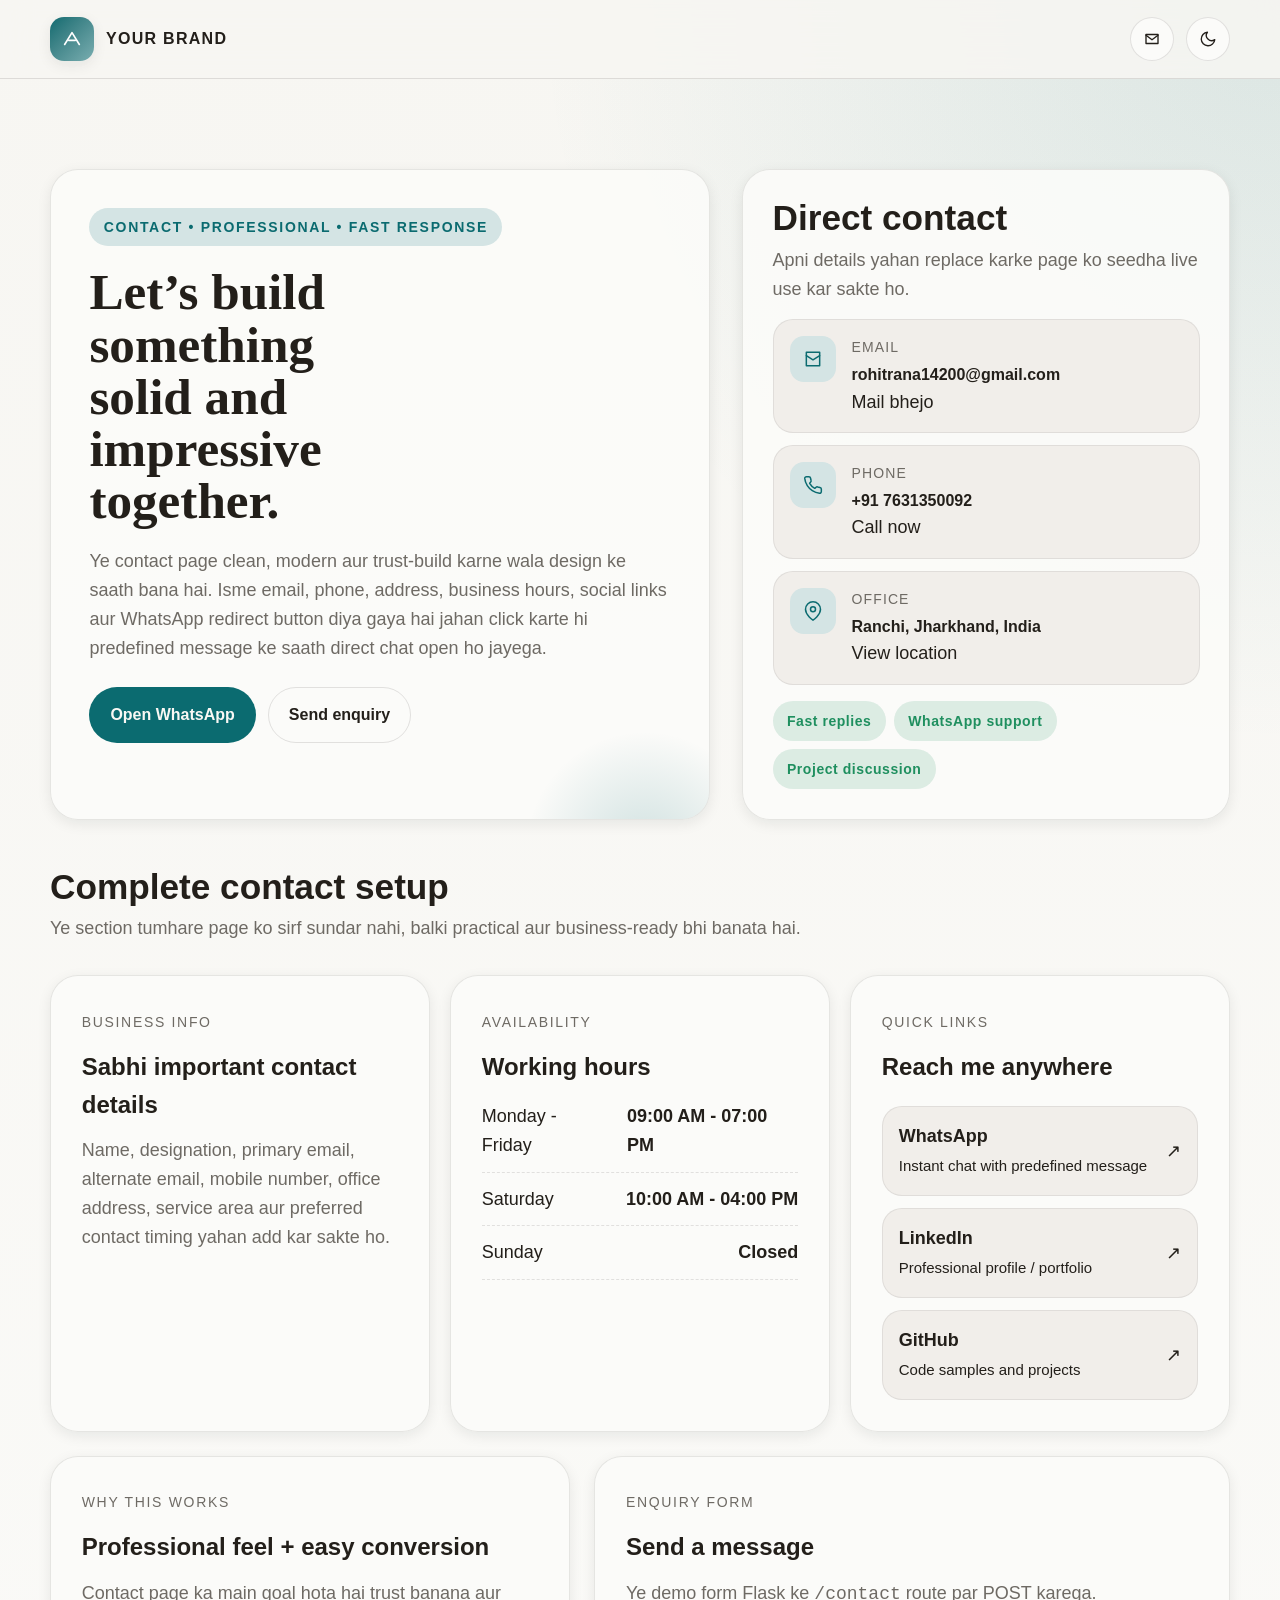
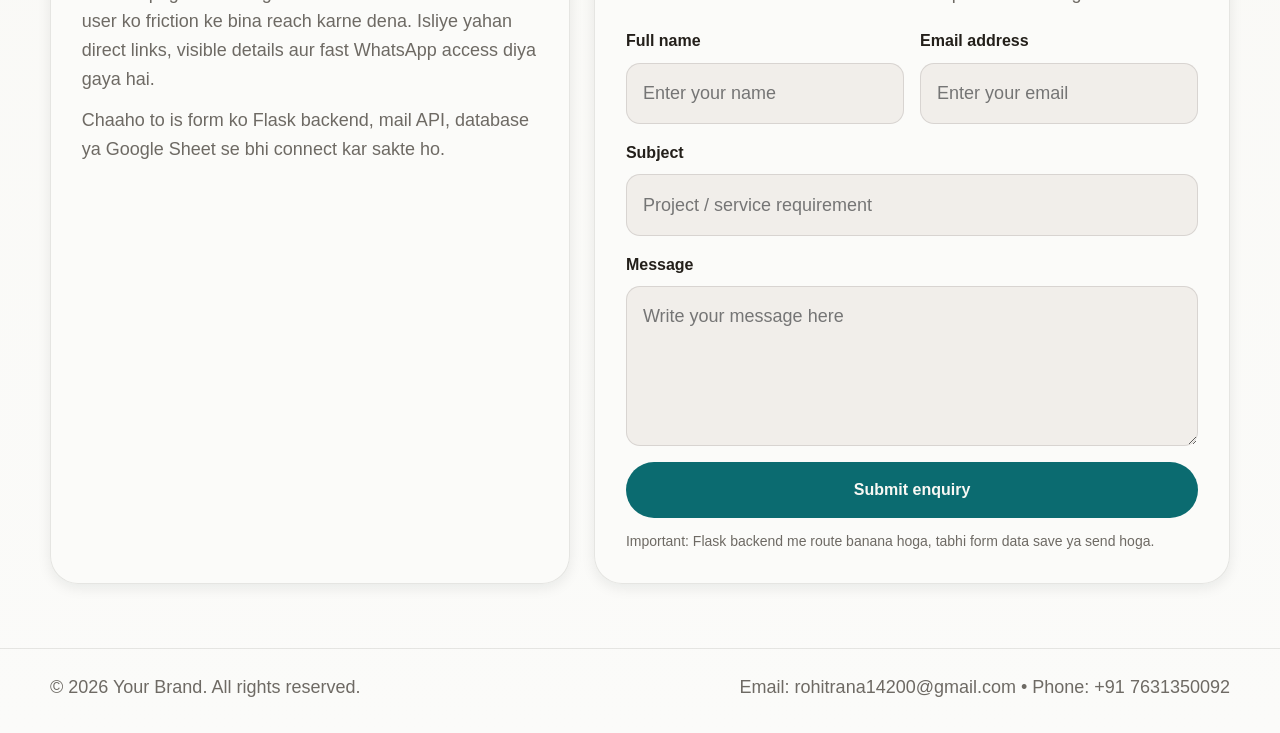
<file: frontend/templates/contact.html>
<!DOCTYPE html>
<html lang="en" data-theme="light">

<head>
    <meta charset="UTF-8" />
    <meta name="viewport" content="width=device-width, initial-scale=1.0" />
    <title>Professional Contact Page</title>
    <meta name="description"
        content="Professional contact page with WhatsApp redirect, direct contact details, and a modern responsive layout." />
    <link rel="preconnect" href="https://api.fontshare.com" />
    <link href="https://api.fontshare.com/v2/css?f[]=general-sans@400,500,600,700&f[]=zodiak@400,700&display=swap"
        rel="stylesheet">
    <style>
        :root,
        [data-theme="light"] {
            --text-xs: clamp(0.75rem, 0.7rem + 0.25vw, 0.875rem);
            --text-sm: clamp(0.875rem, 0.8rem + 0.35vw, 1rem);
            --text-base: clamp(1rem, 0.95rem + 0.25vw, 1.125rem);
            --text-lg: clamp(1.125rem, 1rem + 0.75vw, 1.5rem);
            --text-xl: clamp(1.5rem, 1.2rem + 1.25vw, 2.25rem);
            --text-2xl: clamp(2rem, 1.2rem + 2.5vw, 3.5rem);
            --space-1: 0.25rem;
            --space-2: 0.5rem;
            --space-3: 0.75rem;
            --space-4: 1rem;
            --space-5: 1.25rem;
            --space-6: 1.5rem;
            --space-8: 2rem;
            --space-10: 2.5rem;
            --space-12: 3rem;
            --space-16: 4rem;
            --space-20: 5rem;
            --color-bg: #f7f6f2;
            --color-surface: #fbfbf9;
            --color-surface-2: #f1eeea;
            --color-border: #d6d0c7;
            --color-text: #231f1a;
            --color-text-muted: #6e6a64;
            --color-primary: #0b6b70;
            --color-primary-hover: #0a5155;
            --color-primary-highlight: #d4e4e4;
            --color-success: #1f8f5f;
            --color-text-inverse: #f9f8f4;
            --radius-sm: 0.5rem;
            --radius-md: 0.875rem;
            --radius-lg: 1.25rem;
            --radius-xl: 1.75rem;
            --radius-full: 9999px;
            --shadow-sm: 0 4px 14px rgba(18, 24, 27, 0.08);
            --shadow-md: 0 14px 40px rgba(18, 24, 27, 0.12);
            --font-body: 'General Sans', sans-serif;
            --font-display: 'Zodiak', serif;
            --transition: 180ms cubic-bezier(0.16, 1, 0.3, 1);
            --container: 1180px;
        }

        [data-theme="dark"] {
            --color-bg: #141311;
            --color-surface: #1b1917;
            --color-surface-2: #24211e;
            --color-border: #36322d;
            --color-text: #ece7df;
            --color-text-muted: #b0aaa1;
            --color-primary: #5eb6bd;
            --color-primary-hover: #7ac7cc;
            --color-primary-highlight: #243536;
            --color-success: #4bd18e;
            --color-text-inverse: #11100f;
            --shadow-sm: 0 8px 20px rgba(0, 0, 0, 0.25);
            --shadow-md: 0 18px 48px rgba(0, 0, 0, 0.36);
        }

        * {
            box-sizing: border-box;
            margin: 0;
            padding: 0;
        }

        html {
            scroll-behavior: smooth;
        }

        body {
            min-height: 100vh;
            font-family: var(--font-body);
            font-size: var(--text-base);
            line-height: 1.6;
            color: var(--color-text);
            background:
                radial-gradient(circle at top right, color-mix(in srgb, var(--color-primary) 12%, transparent), transparent 28%),
                linear-gradient(180deg, var(--color-bg), var(--color-surface));
        }

        a {
            color: inherit;
            text-decoration: none;
        }

        img,
        svg {
            display: block;
            max-width: 100%;
        }

        button,
        input,
        textarea {
            font: inherit;
        }

        .skip-link {
            position: absolute;
            left: -9999px;
            top: auto;
        }

        .skip-link:focus {
            left: var(--space-4);
            top: var(--space-4);
            z-index: 1000;
            background: var(--color-primary);
            color: var(--color-text-inverse);
            padding: var(--space-3) var(--space-4);
            border-radius: var(--radius-md);
        }

        .container {
            width: min(calc(100% - 2rem), var(--container));
            margin-inline: auto;
        }

        .site-header {
            position: sticky;
            top: 0;
            z-index: 50;
            background: color-mix(in srgb, var(--color-bg) 85%, transparent);
            backdrop-filter: blur(16px);
            border-bottom: 1px solid color-mix(in srgb, var(--color-text) 12%, transparent);
        }

        .header-inner {
            min-height: 78px;
            display: flex;
            align-items: center;
            justify-content: space-between;
            gap: var(--space-4);
        }

        .brand {
            display: inline-flex;
            align-items: center;
            gap: var(--space-3);
            font-weight: 700;
        }

        .brand-mark {
            width: 44px;
            height: 44px;
            border-radius: 14px;
            display: grid;
            place-items: center;
            background: linear-gradient(135deg, var(--color-primary), color-mix(in srgb, var(--color-primary) 55%, #ffffff));
            color: white;
            box-shadow: var(--shadow-sm);
        }

        .brand-name {
            font-size: var(--text-sm);
            letter-spacing: 0.08em;
            text-transform: uppercase;
        }

        .header-actions {
            display: flex;
            align-items: center;
            gap: var(--space-3);
        }

        .theme-toggle,
        .mini-btn {
            min-width: 44px;
            min-height: 44px;
            border-radius: var(--radius-full);
            border: 1px solid color-mix(in srgb, var(--color-text) 12%, transparent);
            background: var(--color-surface);
            color: var(--color-text);
            cursor: pointer;
            display: inline-flex;
            align-items: center;
            justify-content: center;
            transition: all var(--transition);
        }

        .mini-btn:hover,
        .theme-toggle:hover {
            transform: translateY(-2px);
            box-shadow: var(--shadow-sm);
        }

        .hero {
            padding: clamp(3rem, 7vw, 6rem) 0 var(--space-12);
        }

        .hero-grid {
            display: grid;
            grid-template-columns: 1.15fr 0.85fr;
            gap: var(--space-8);
            align-items: stretch;
        }

        .hero-copy,
        .contact-panel,
        .info-card,
        .hours-card,
        .social-card,
        .form-card {
            border: 1px solid color-mix(in srgb, var(--color-text) 10%, transparent);
            background: color-mix(in srgb, var(--color-surface) 92%, transparent);
            border-radius: var(--radius-xl);
            box-shadow: var(--shadow-sm);
        }

        .hero-copy {
            padding: clamp(1.5rem, 3vw, 3rem);
            position: relative;
            overflow: hidden;
            isolation: isolate;
        }

        .hero-copy::after {
            content: "";
            position: absolute;
            inset: auto -10% -25% auto;
            width: 260px;
            aspect-ratio: 1;
            background: radial-gradient(circle, color-mix(in srgb, var(--color-primary) 18%, transparent), transparent 65%);
            z-index: -1;
        }

        .eyebrow {
            display: inline-flex;
            align-items: center;
            gap: var(--space-2);
            padding: 0.5rem 0.9rem;
            border-radius: var(--radius-full);
            background: var(--color-primary-highlight);
            color: var(--color-primary);
            font-size: var(--text-xs);
            font-weight: 700;
            letter-spacing: 0.12em;
            text-transform: uppercase;
        }

        h1 {
            margin-top: var(--space-5);
            font-family: var(--font-display);
            font-size: clamp(2.6rem, 4vw, 4.8rem);
            line-height: 1.02;
            max-width: 12ch;
        }

        .hero-copy p {
            margin-top: var(--space-5);
            color: var(--color-text-muted);
            max-width: 62ch;
        }

        .hero-actions {
            display: flex;
            flex-wrap: wrap;
            gap: var(--space-3);
            margin-top: var(--space-6);
        }

        .btn {
            min-height: 48px;
            padding: 0.9rem 1.25rem;
            border-radius: var(--radius-full);
            display: inline-flex;
            align-items: center;
            justify-content: center;
            gap: 0.65rem;
            font-size: var(--text-sm);
            font-weight: 600;
            transition: all var(--transition);
            border: 1px solid transparent;
        }

        .btn-primary {
            background: var(--color-primary);
            color: var(--color-text-inverse);
        }

        .btn-primary:hover {
            background: var(--color-primary-hover);
            transform: translateY(-2px);
        }

        .btn-secondary {
            background: transparent;
            color: var(--color-text);
            border-color: color-mix(in srgb, var(--color-text) 12%, transparent);
        }

        .btn-secondary:hover {
            background: var(--color-surface-2);
            transform: translateY(-2px);
        }

        .contact-panel {
            padding: clamp(1.25rem, 2.3vw, 2rem);
            display: grid;
            gap: var(--space-4);
        }

        .panel-head h2,
        .section-title {
            font-size: var(--text-xl);
            line-height: 1.1;
        }

        .panel-head p,
        .section-subtitle {
            color: var(--color-text-muted);
            margin-top: var(--space-2);
        }

        .contact-list {
            display: grid;
            gap: var(--space-3);
        }

        .contact-item {
            display: flex;
            gap: var(--space-4);
            align-items: flex-start;
            padding: 1rem;
            border-radius: var(--radius-lg);
            background: var(--color-surface-2);
            border: 1px solid color-mix(in srgb, var(--color-text) 8%, transparent);
        }

        .icon-wrap {
            flex: 0 0 46px;
            width: 46px;
            height: 46px;
            border-radius: 14px;
            display: grid;
            place-items: center;
            background: var(--color-primary-highlight);
            color: var(--color-primary);
        }

        .contact-item small {
            display: block;
            font-size: var(--text-xs);
            letter-spacing: 0.08em;
            text-transform: uppercase;
            color: var(--color-text-muted);
        }

        .contact-item strong {
            display: block;
            margin-top: 0.2rem;
            font-size: 1rem;
        }

        .quick-badges {
            display: flex;
            flex-wrap: wrap;
            gap: var(--space-2);
        }

        .badge {
            padding: 0.55rem 0.9rem;
            border-radius: var(--radius-full);
            background: color-mix(in srgb, var(--color-success) 14%, transparent);
            color: var(--color-success);
            font-size: var(--text-xs);
            font-weight: 700;
            letter-spacing: 0.04em;
        }

        .section-shell {
            padding-bottom: var(--space-16);
        }

        .info-grid {
            display: grid;
            grid-template-columns: repeat(3, 1fr);
            gap: var(--space-5);
        }

        .info-card,
        .hours-card,
        .social-card,
        .form-card {
            padding: clamp(1.25rem, 2.4vw, 2rem);
        }

        .card-kicker {
            font-size: var(--text-xs);
            text-transform: uppercase;
            letter-spacing: 0.12em;
            color: var(--color-text-muted);
        }

        .info-card h3,
        .hours-card h3,
        .social-card h3,
        .form-card h3 {
            margin-top: var(--space-3);
            font-size: var(--text-lg);
        }

        .info-card p,
        .hours-card p,
        .social-card p,
        .form-card p {
            margin-top: var(--space-3);
            color: var(--color-text-muted);
        }

        .hours-list {
            margin-top: var(--space-4);
            display: grid;
            gap: var(--space-3);
        }

        .hours-row {
            display: flex;
            align-items: center;
            justify-content: space-between;
            gap: var(--space-4);
            padding-bottom: var(--space-3);
            border-bottom: 1px dashed color-mix(in srgb, var(--color-text) 12%, transparent);
        }

        .social-links {
            margin-top: var(--space-5);
            display: grid;
            gap: var(--space-3);
        }

        .social-link {
            min-height: 58px;
            display: flex;
            justify-content: space-between;
            align-items: center;
            gap: var(--space-3);
            padding: 0.95rem 1rem;
            border-radius: var(--radius-lg);
            background: var(--color-surface-2);
            border: 1px solid color-mix(in srgb, var(--color-text) 8%, transparent);
            transition: all var(--transition);
        }

        .social-link:hover {
            transform: translateY(-2px);
            box-shadow: var(--shadow-sm);
        }

        .contact-layout {
            margin-top: var(--space-6);
            display: grid;
            grid-template-columns: 0.9fr 1.1fr;
            gap: var(--space-6);
        }

        .form-grid {
            margin-top: var(--space-5);
            display: grid;
            grid-template-columns: repeat(2, 1fr);
            gap: var(--space-4);
        }

        .field {
            display: grid;
            gap: 0.55rem;
        }

        .field.full {
            grid-column: 1 / -1;
        }

        label {
            font-size: var(--text-sm);
            font-weight: 600;
        }

        input,
        textarea {
            width: 100%;
            border-radius: var(--radius-md);
            border: 1px solid color-mix(in srgb, var(--color-text) 12%, transparent);
            background: var(--color-surface-2);
            color: var(--color-text);
            padding: 0.95rem 1rem;
            outline: none;
            transition: border-color var(--transition), box-shadow var(--transition), transform var(--transition);
        }

        input:focus,
        textarea:focus {
            border-color: var(--color-primary);
            box-shadow: 0 0 0 4px color-mix(in srgb, var(--color-primary) 16%, transparent);
        }

        textarea {
            min-height: 160px;
            resize: vertical;
        }

        .form-note {
            margin-top: var(--space-3);
            font-size: var(--text-xs);
            color: var(--color-text-muted);
        }

        .site-footer {
            padding: var(--space-6) 0 var(--space-8);
            border-top: 1px solid color-mix(in srgb, var(--color-text) 10%, transparent);
            color: var(--color-text-muted);
        }

        .footer-inner {
            display: flex;
            justify-content: space-between;
            gap: var(--space-4);
            flex-wrap: wrap;
        }

        @media (max-width: 980px) {

            .hero-grid,
            .contact-layout,
            .info-grid {
                grid-template-columns: 1fr;
            }

            h1 {
                max-width: 100%;
            }
        }

        @media (max-width: 640px) {
            .header-inner {
                min-height: 72px;
            }

            .hero {
                padding-top: var(--space-8);
            }

            .hero-actions,
            .header-actions {
                width: 100%;
            }

            .header-inner {
                flex-wrap: wrap;
                padding: var(--space-3) 0;
            }

            .form-grid {
                grid-template-columns: 1fr;
            }

            .btn {
                width: 100%;
            }

            .social-link {
                align-items: flex-start;
            }

            .footer-inner {
                flex-direction: column;
            }
        }
    </style>
</head>

<body>
    <a class="skip-link" href="#main-content">Skip to content</a>

    <header class="site-header">
        <div class="container header-inner">
            <a href="#top" class="brand" aria-label="Go to top">
                <span class="brand-mark" aria-hidden="true">
                    <svg width="22" height="22" viewBox="0 0 24 24" fill="none" stroke="currentColor" stroke-width="1.8"
                        stroke-linecap="round" stroke-linejoin="round" aria-hidden="true">
                        <path d="M4 18L12 5l8 13"></path>
                        <path d="M8.5 13.5h7"></path>
                    </svg>
                </span>
                <span class="brand-name">Your Brand</span>
            </a>

            <div class="header-actions">
                <a class="mini-btn" href="mailto:rohitrana14200@gmail.com" aria-label="Send email">
                    <svg width="18" height="18" viewBox="0 0 24 24" fill="none" stroke="currentColor" stroke-width="1.8"
                        stroke-linecap="round" stroke-linejoin="round">
                        <path d="M4 6h16v12H4z"></path>
                        <path d="m4 7 8 6 8-6"></path>
                    </svg>
                </a>
                <button class="theme-toggle" type="button" data-theme-toggle aria-label="Switch theme">
                    <svg width="18" height="18" viewBox="0 0 24 24" fill="none" stroke="currentColor" stroke-width="1.8"
                        stroke-linecap="round" stroke-linejoin="round">
                        <path d="M21 12.79A9 9 0 1 1 11.21 3 7 7 0 0 0 21 12.79z"></path>
                    </svg>
                </button>
            </div>
        </div>
    </header>

    <main id="main-content">
        <section class="hero container" id="top">
            <div class="hero-grid">
                <article class="hero-copy">
                    <span class="eyebrow">Contact • Professional • Fast response</span>
                    <h1>Let’s build something solid and impressive together.</h1>
                    <p>
                        Ye contact page clean, modern aur trust-build karne wala design ke saath bana hai. Isme email,
                        phone, address, business hours, social links aur WhatsApp redirect button diya gaya hai jahan
                        click karte hi predefined message ke saath direct chat open ho jayega.
                    </p>
                    <div class="hero-actions">
                        <a class="btn btn-primary"
                            href="https://wa.me/917631350092?text=Hello%20sir%2C%20mujhe%20aapse%20project%20ke%20baare%20mein%20baat%20karni%20hai."
                            target="_blank" rel="noopener noreferrer">
                            Open WhatsApp
                        </a>
                        <a class="btn btn-secondary" href="#contact-form">Send enquiry</a>
                    </div>
                </article>

                <aside class="contact-panel" aria-label="Primary contact details">
                    <div class="panel-head">
                        <h2>Direct contact</h2>
                        <p>Apni details yahan replace karke page ko seedha live use kar sakte ho.</p>
                    </div>

                    <div class="contact-list">
                        <div class="contact-item">
                            <span class="icon-wrap" aria-hidden="true">
                                <svg width="20" height="20" viewBox="0 0 24 24" fill="none" stroke="currentColor"
                                    stroke-width="1.8" stroke-linecap="round" stroke-linejoin="round">
                                    <path d="M4 4h16v16H4z"></path>
                                    <path d="m4 8 8 5 8-5"></path>
                                </svg>
                            </span>
                            <div>
                                <small>Email</small>
                                <strong>rohitrana14200@gmail.com</strong>
                                <a href="mailto:rohitrana14200@gmail.com">Mail bhejo</a>
                            </div>
                        </div>

                        <div class="contact-item">
                            <span class="icon-wrap" aria-hidden="true">
                                <svg width="20" height="20" viewBox="0 0 24 24" fill="none" stroke="currentColor"
                                    stroke-width="1.8" stroke-linecap="round" stroke-linejoin="round">
                                    <path
                                        d="M22 16.92v3a2 2 0 0 1-2.18 2 19.86 19.86 0 0 1-8.63-3.07A19.5 19.5 0 0 1 5.15 12.8 19.86 19.86 0 0 1 2.08 4.09 2 2 0 0 1 4.06 2h3a2 2 0 0 1 2 1.72c.12.9.33 1.78.62 2.62a2 2 0 0 1-.45 2.11L8 9.91a16 16 0 0 0 6.09 6.09l1.46-1.23a2 2 0 0 1 2.11-.45c.84.29 1.72.5 2.62.62A2 2 0 0 1 22 16.92z">
                                    </path>
                                </svg>
                            </span>
                            <div>
                                <small>Phone</small>
                                <strong>+91 7631350092</strong>
                                <a href="tel:+917631350092">Call now</a>
                            </div>
                        </div>

                        <div class="contact-item">
                            <span class="icon-wrap" aria-hidden="true">
                                <svg width="20" height="20" viewBox="0 0 24 24" fill="none" stroke="currentColor"
                                    stroke-width="1.8" stroke-linecap="round" stroke-linejoin="round">
                                    <path d="M21 10c0 7-9 13-9 13s-9-6-9-13a9 9 0 0 1 18 0Z"></path>
                                    <circle cx="12" cy="10" r="3"></circle>
                                </svg>
                            </span>
                            <div>
                                <small>Office</small>
                                <strong>Ranchi, Jharkhand, India</strong>
                                <a href="https://maps.google.com/?q=Ranchi,Jharkhand,India" target="_blank"
                                    rel="noopener noreferrer">View location</a>
                            </div>
                        </div>
                    </div>

                    <div class="quick-badges" aria-label="Highlights">
                        <span class="badge">Fast replies</span>
                        <span class="badge">WhatsApp support</span>
                        <span class="badge">Project discussion</span>
                    </div>
                </aside>
            </div>
        </section>

        <section class="section-shell container" aria-labelledby="details-title">
            <div>
                <h2 class="section-title" id="details-title">Complete contact setup</h2>
                <p class="section-subtitle">Ye section tumhare page ko sirf sundar nahi, balki practical aur
                    business-ready bhi banata hai.</p>
            </div>

            <div class="info-grid" style="margin-top: 2rem;">
                <article class="info-card">
                    <span class="card-kicker">Business info</span>
                    <h3>Sabhi important contact details</h3>
                    <p>Name, designation, primary email, alternate email, mobile number, office address, service area
                        aur preferred contact timing yahan add kar sakte ho.</p>
                </article>

                <article class="hours-card">
                    <span class="card-kicker">Availability</span>
                    <h3>Working hours</h3>
                    <div class="hours-list">
                        <div class="hours-row"><span>Monday - Friday</span><strong>09:00 AM - 07:00 PM</strong></div>
                        <div class="hours-row"><span>Saturday</span><strong>10:00 AM - 04:00 PM</strong></div>
                        <div class="hours-row"><span>Sunday</span><strong>Closed</strong></div>
                    </div>
                </article>

                <article class="social-card">
                    <span class="card-kicker">Quick links</span>
                    <h3>Reach me anywhere</h3>
                    <div class="social-links">
                        <a class="social-link"
                            href="https://wa.me/917631350092?text=Hello%20sir%2C%20mujhe%20aapse%20project%20ke%20baare%20mein%20baat%20karni%20hai."
                            target="_blank" rel="noopener noreferrer">
                            <span>
                                <strong>WhatsApp</strong><br>
                                <small>Instant chat with predefined message</small>
                            </span>
                            <span aria-hidden="true">↗</span>
                        </a>
                        <a class="social-link" href="https://www.linkedin.com/" target="_blank"
                            rel="noopener noreferrer">
                            <span>
                                <strong>LinkedIn</strong><br>
                                <small>Professional profile / portfolio</small>
                            </span>
                            <span aria-hidden="true">↗</span>
                        </a>
                        <a class="social-link" href="https://github.com/" target="_blank" rel="noopener noreferrer">
                            <span>
                                <strong>GitHub</strong><br>
                                <small>Code samples and projects</small>
                            </span>
                            <span aria-hidden="true">↗</span>
                        </a>
                    </div>
                </article>
            </div>

            <div class="contact-layout" id="contact-form">
                <aside class="info-card">
                    <span class="card-kicker">Why this works</span>
                    <h3>Professional feel + easy conversion</h3>
                    <p>Contact page ka main goal hota hai trust banana aur user ko friction ke bina reach karne dena.
                        Isliye yahan direct links, visible details aur fast WhatsApp access diya gaya hai.</p>
                    <p>Chaaho to is form ko Flask backend, mail API, database ya Google Sheet se bhi connect kar sakte
                        ho.</p>
                </aside>

                <section class="form-card" aria-labelledby="form-title">
                    <span class="card-kicker">Enquiry form</span>
                    <h3 id="form-title">Send a message</h3>
                    <p>Ye demo form Flask ke <code>/contact</code> route par POST karega.</p>

                    <form action="/contact" method="POST" class="form-grid">
                        <div class="field">
                            <label for="name">Full name</label>
                            <input type="text" id="name" name="name" placeholder="Enter your name" required>
                        </div>
                        <div class="field">
                            <label for="email">Email address</label>
                            <input type="email" id="email" name="email" placeholder="Enter your email" required>
                        </div>
                        <div class="field full">
                            <label for="subject">Subject</label>
                            <input type="text" id="subject" name="subject" placeholder="Project / service requirement">
                        </div>
                        <div class="field full">
                            <label for="message">Message</label>
                            <textarea id="message" name="message" placeholder="Write your message here"
                                required></textarea>
                        </div>
                        <div class="field full">
                            <button class="btn btn-primary" type="submit">Submit enquiry</button>
                        </div>
                    </form>
                    <p class="form-note">Important: Flask backend me route banana hoga, tabhi form data save ya send
                        hoga.</p>
                </section>
            </div>
        </section>
    </main>

    <footer class="site-footer">
        <div class="container footer-inner">
            <p>© 2026 Your Brand. All rights reserved.</p>
            <p>Email: rohitrana14200@gmail.com • Phone: +91 7631350092</p>
        </div>
    </footer>

    <script>
        (function () {
            const toggle = document.querySelector('[data-theme-toggle]');
            const root = document.documentElement;
            let theme = window.matchMedia('(prefers-color-scheme: dark)').matches ? 'dark' : 'light';
            root.setAttribute('data-theme', theme);

            const setIcon = () => {
                toggle.innerHTML = theme === 'dark'
                    ? '<svg width="18" height="18" viewBox="0 0 24 24" fill="none" stroke="currentColor" stroke-width="1.8" stroke-linecap="round" stroke-linejoin="round"><circle cx="12" cy="12" r="5"></circle><path d="M12 1v2M12 21v2M4.22 4.22l1.42 1.42M18.36 18.36l1.42 1.42M1 12h2M21 12h2M4.22 19.78l1.42-1.42M18.36 5.64l1.42-1.42"></path></svg>'
                    : '<svg width="18" height="18" viewBox="0 0 24 24" fill="none" stroke="currentColor" stroke-width="1.8" stroke-linecap="round" stroke-linejoin="round"><path d="M21 12.79A9 9 0 1 1 11.21 3 7 7 0 0 0 21 12.79z"></path></svg>';
            };

            setIcon();
            toggle.addEventListener('click', () => {
                theme = theme === 'dark' ? 'light' : 'dark';
                root.setAttribute('data-theme', theme);
                setIcon();
            });
        })();
    </script>
</body>

</html>
</file>
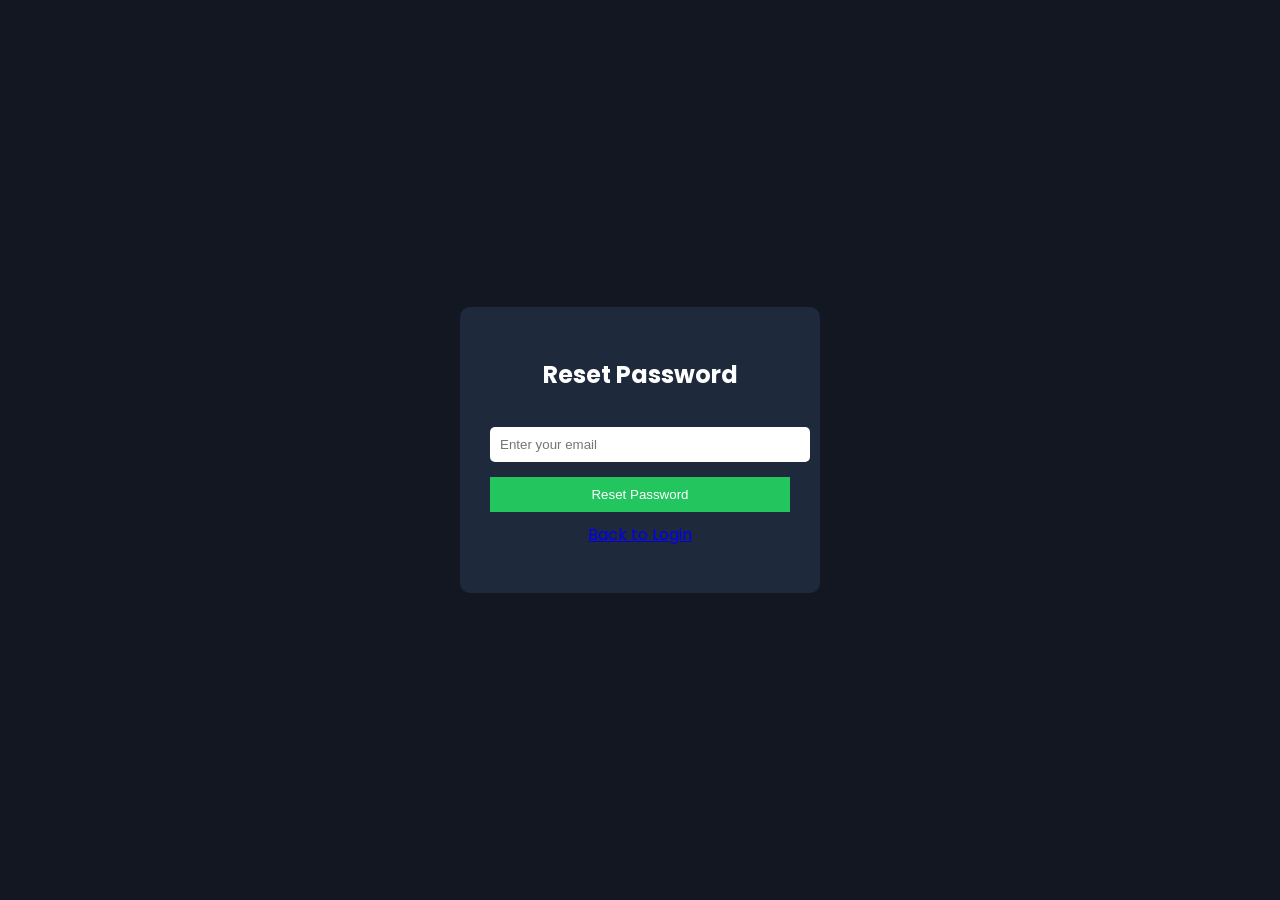
<file: frontend/templates/forgot_password.html>
<!DOCTYPE html>
<html lang="en">
<head>
<meta charset="UTF-8">
<title>Forgot Password</title>

<link href="https://fonts.googleapis.com/css2?family=Poppins:wght@400;600&display=swap" rel="stylesheet">

<style>
body {
    margin: 0;
    font-family: 'Poppins', sans-serif;
    background: #131722;
    color: white;
    display: flex;
    justify-content: center;
    align-items: center;
    height: 100vh;
}

.card {
    background: #1e293b;
    padding: 30px;
    border-radius: 10px;
    width: 300px;
    text-align: center;
}

input {
    width: 100%;
    padding: 10px;
    margin-top: 15px;
    border-radius: 5px;
    border: none;
}

button {
    margin-top: 15px;
    padding: 10px;
    width: 100%;
    background: #22c55e;
    border: none;
    color: white;
    cursor: pointer;
}
</style>
</head>

<body>

<div class="card">
    <h2>Reset Password</h2>

    <form method="POST">
        <input type="email" name="email" placeholder="Enter your email" required>
        <button type="submit">Reset Password</button>
    </form>

    <p style="margin-top:10px;"><a href="/login">Back to Login</a></p>
</div>

</body>
</html>
</file>
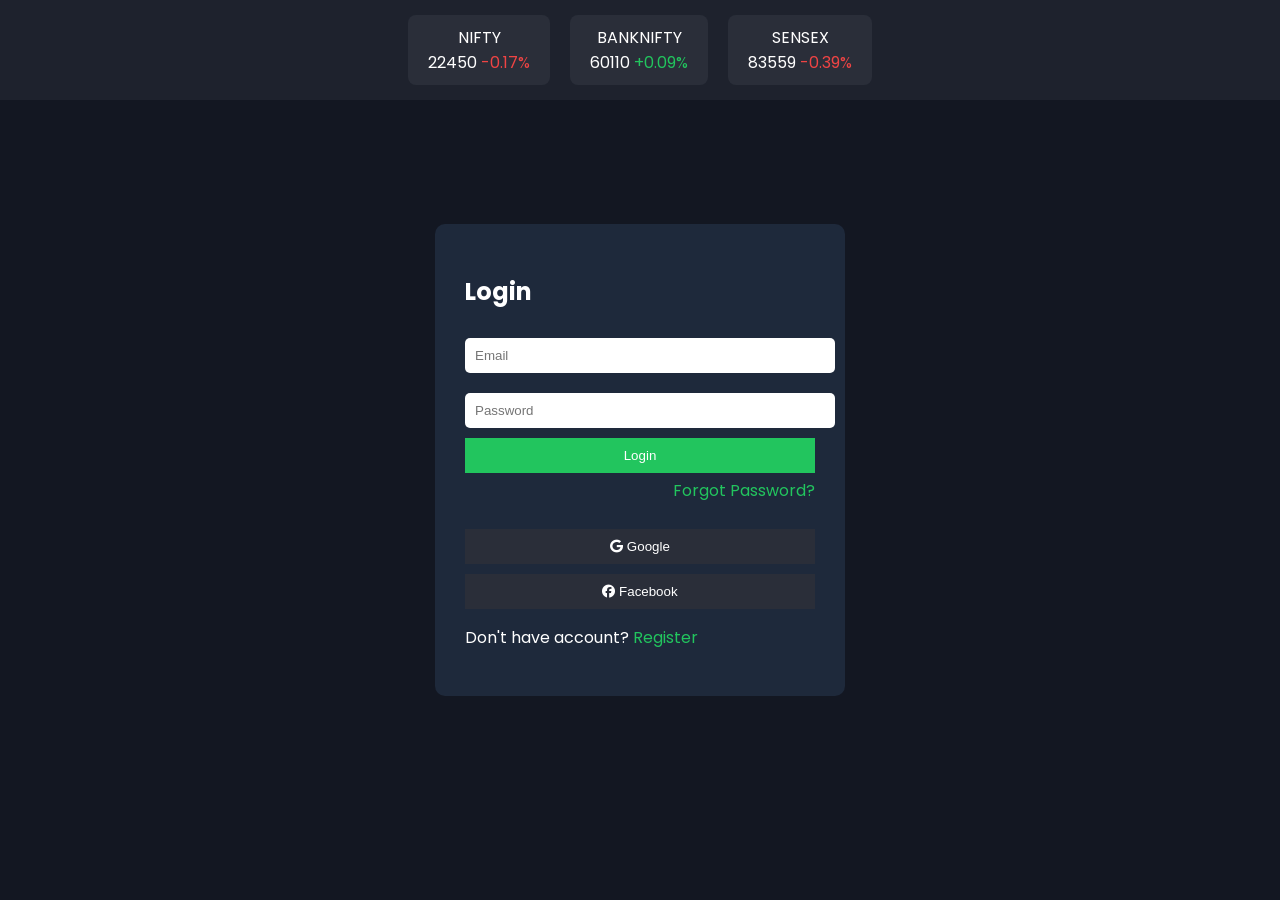
<file: frontend/templates/login.html>
<!DOCTYPE html>
<html lang="en">
<head>
<meta charset="UTF-8">
<title>Login</title>

<link href="https://fonts.googleapis.com/css2?family=Poppins:wght@400;600&display=swap" rel="stylesheet">
<link rel="stylesheet" href="https://cdnjs.cloudflare.com/ajax/libs/font-awesome/6.5.0/css/all.min.css">

<style>
body {
    margin: 0;
    font-family: 'Poppins', sans-serif;
    background: #131722;
    color: white;
}

/* Header */
.market-header {
    display: flex;
    justify-content: center;
    gap: 20px;
    padding: 15px;
    background: #1e222d;
}

.index-card {
    padding: 10px 20px;
    border-radius: 8px;
    background: #2a2e39;
    text-align: center;
}

.pos { color: #22c55e; }
.neg { color: #ef4444; }

/* Auth */
.container {
    display: flex;
    justify-content: center;
    align-items: center;
    height: 80vh;
}

.auth-card {
    background: #1e293b;
    padding: 30px;
    border-radius: 10px;
    width: 350px;
}

input {
    width: 100%;
    padding: 10px;
    margin: 10px 0;
    border-radius: 5px;
    border: none;
}

button {
    width: 100%;
    padding: 10px;
    background: #22c55e;
    border: none;
    color: white;
    cursor: pointer;
}

.password-wrapper {
    position: relative;
}

.toggle-password {
    position: absolute;
    right: 10px;
    top: 35%;
    cursor: pointer;
}

.social-btn {
    margin-top: 10px;
    background: #2a2e39;
}

a { color: #22c55e; text-decoration: none; }
</style>
</head>

<body>

<header class="market-header">
    <div class="index-card">NIFTY<br>22450 <span class="neg">-0.17%</span></div>
    <div class="index-card">BANKNIFTY<br>60110 <span class="pos">+0.09%</span></div>
    <div class="index-card">SENSEX<br>83559 <span class="neg">-0.39%</span></div>
</header>

<div class="container">
<div class="auth-card">

<h2>Login</h2>

<form method="POST" action="/login">
    <input type="email" name="email" placeholder="Email" required>

    <div class="password-wrapper">
        <input type="password" name="password" id="loginPassword" placeholder="Password" required>
        <span class="toggle-password" onclick="togglePassword()">
            <i class="fa-regular fa-eye"></i>
        </span>
    </div>

    <button type="submit">Login</button>
<p style="text-align:right; margin-top:5px;">
    <a href="/forgot-password">Forgot Password?</a>
</p>
</form>

<button class="social-btn"><i class="fa-brands fa-google"></i> Google</button>
<button class="social-btn"><i class="fa-brands fa-facebook"></i> Facebook</button>

<p>Don't have account? <a href="/register">Register</a></p>

</div>
</div>

<script>
function togglePassword() {
    let input = document.getElementById("loginPassword");
    input.type = input.type === "password" ? "text" : "password";
}
</script>

</body>
</html>
</file>
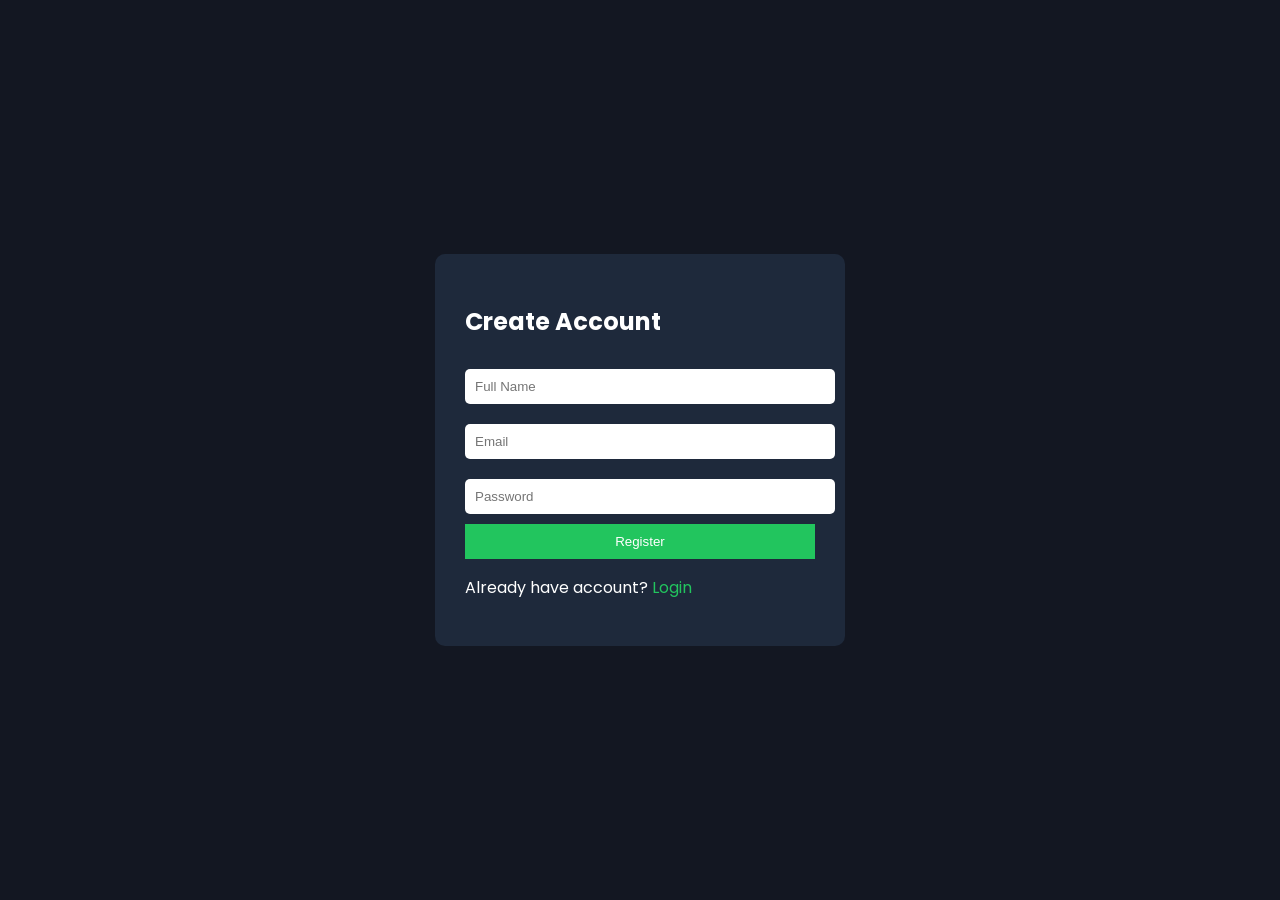
<file: frontend/templates/register.html>
<!DOCTYPE html>
<html lang="en">
<head>
<meta charset="UTF-8">
<title>Register</title>

<link href="https://fonts.googleapis.com/css2?family=Poppins:wght@400;600&display=swap" rel="stylesheet">

<style>
body {
    margin: 0;
    font-family: 'Poppins', sans-serif;
    background: #131722;
    color: white;
}

.container {
    display: flex;
    justify-content: center;
    align-items: center;
    height: 100vh;
}

.auth-card {
    background: #1e293b;
    padding: 30px;
    border-radius: 10px;
    width: 350px;
}

input {
    width: 100%;
    padding: 10px;
    margin: 10px 0;
    border-radius: 5px;
    border: none;
}

button {
    width: 100%;
    padding: 10px;
    background: #22c55e;
    border: none;
    color: white;
}

a { color: #22c55e; text-decoration: none; }
</style>
</head>

<body>

<div class="container">
<div class="auth-card">

<h2>Create Account</h2>

<form method="POST" action="/register">
    <input type="text" name="username" placeholder="Full Name" required>
    <input type="email" name="email" placeholder="Email" required>
    <input type="password" name="password" placeholder="Password" required>

    <button type="submit">Register</button>
</form>

<p>Already have account? <a href="/login">Login</a></p>

</div>
</div>

</body>
</html>
</file>
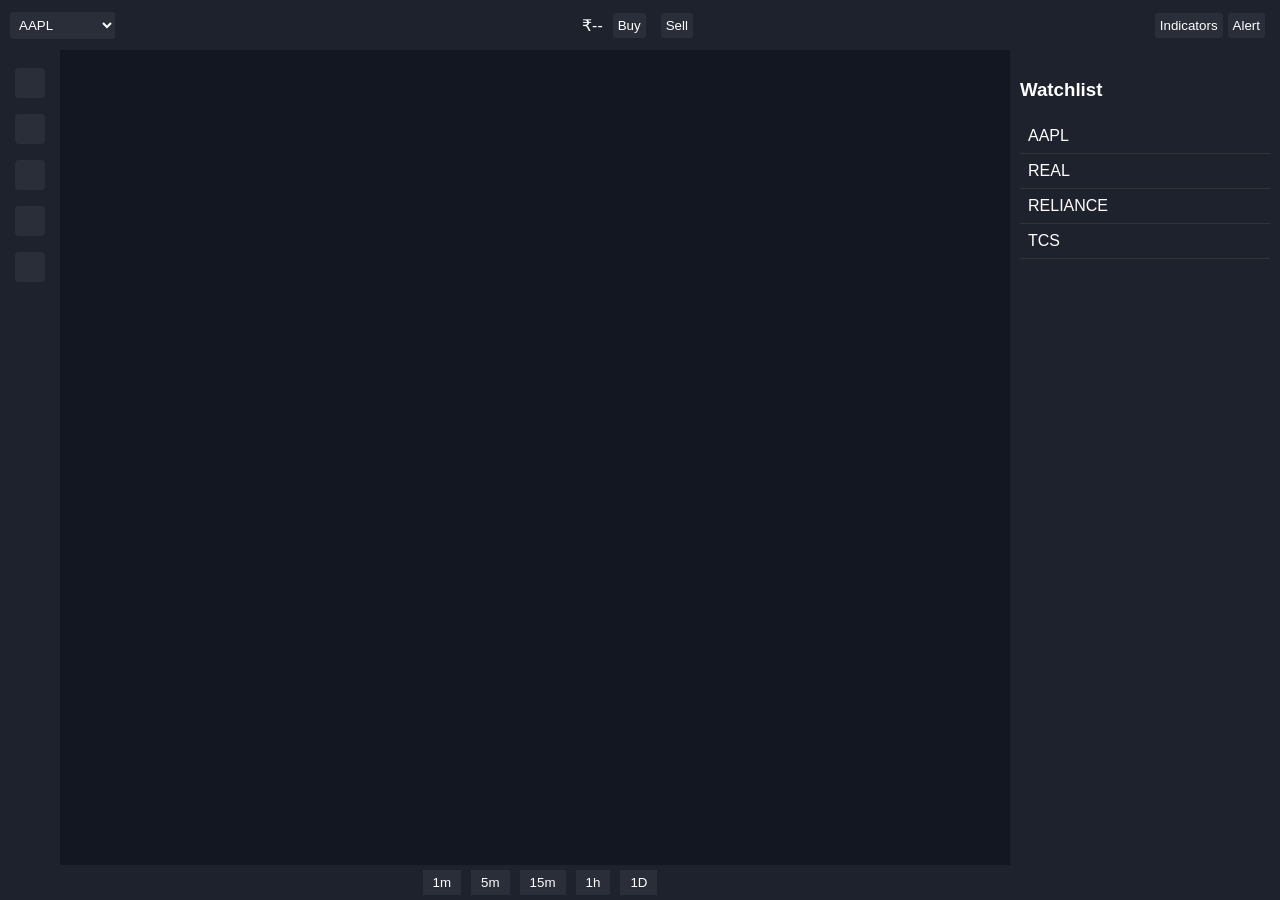
<file: frontend/templates/stock.html>
<!DOCTYPE html>
<html lang="en">
<head>
<meta charset="UTF-8">
<title>TradeSphere MAX Clone</title>

<style>
body {
    margin: 0;
    font-family: Arial;
    background: #131722;
    color: white;
}

/* 🔝 TOP BAR */
.topbar {
    height: 50px;
    background: #1e222d;
    display: flex;
    align-items: center;
    padding: 0 10px;
}

/* LEFT */
.left {
    flex: 1;
}

/* CENTER */
.center-btn {
    flex: 1;
    display: flex;
    justify-content: center;
    align-items: center;
    gap: 10px;
}

/* RIGHT */
.right {
    flex: 1;
    display: flex;
    justify-content: flex-end;
}

/* BUTTON STYLE */
.buy {
    background: green;
    color: white;
    padding: 6px 15px;
    border: none;
    border-radius: 5px;
}

.sell {
    background: red;
    color: white;
    padding: 6px 15px;
    border: none;
    border-radius: 5px;
}

.buy:hover { background: #00cc66; }
.sell:hover { background: #ff3333; }

.topbar select, .topbar button {
    margin-right: 5px;
    padding: 5px;
    background: #2a2e39;
    color: white;
    border: none;
    border-radius: 3px;
}

/* 📦 MAIN */
.main {
    display: flex;
    height: calc(100vh - 50px);
}

/* LEFT BAR */
.leftbar {
    width: 60px;
    background: #1e222d;
    display: flex;
    flex-direction: column;
    align-items: center;
    padding-top: 10px;
}

.tool {
    width: 30px;
    height: 30px;
    background: #2a2e39;
    margin: 8px 0;
    border-radius: 4px;
}

/* CENTER */
.center {
    flex: 1;
    position: relative;
}

#tv_chart {
    width: 100%;
    height: 100%;
}

/* RIGHT */
.rightbar {
    width: 250px;
    background: #1e222d;
    padding: 10px;
}

.stock {
    padding: 8px;
    border-bottom: 1px solid #333;
    cursor: pointer;
}

.stock:hover {
    background: #2a2e39;
}

/* BOTTOM */
.bottombar {
    position: absolute;
    bottom: 0;
    width: 100%;
    background: #1e222d;
    display: flex;
    justify-content: center;
    padding: 5px;
}

.bottombar button {
    margin: 0 5px;
    padding: 5px 10px;
    background: #2a2e39;
    color: white;
    border: none;
}
</style>

<script src="https://s3.tradingview.com/tv.js"></script>
</head>

<body>

<!-- 🔝 TOPBAR -->
<div class="topbar">

    <!-- LEFT -->
    <div class="left">
        <select id="stockSelect">
            <option value="NASDAQ:AAPL">AAPL</option>
            <option value="NASDAQ:REAL">REAL</option>
            <option value="NSE:RELIANCE">RELIANCE</option>
            <option value="NSE:TCS">TCS</option>
            <option value="NSE:NIFTY">NIFTY</option>
            <option value="NSE:BANKNIFTY">BANKNIFTY</option>
            <option value="NSE:SENSEX">SENSEX</option>
            <option value="NSE:FINNIFTY">FINNIFTY</option>
            
        </select>
    </div>

    <!-- CENTER -->
    <div class="center-btn">
       <!-- BUY SELL MODAL -->
<div id="tradeModal" class="stock-modal" style="display:none;">

    <div class="modal-overlay" onclick="closeTrade()"></div>

    <div class="modal-content">

        <div class="modal-header">
            <h3 id="tradeTitle">Trade</h3>
            <span class="close-btn" onclick="closeTrade()">×</span>
        </div>

        <div class="modal-body">

            <div class="detail-row">
                <span>Stock</span>
                <span id="tradeStock"></span>
            </div>

            <div class="detail-row">
                <span>Price</span>
                <span id="tradePrice"></span>
            </div>

            <div class="detail-row">
                <span>Quantity</span>
                <input type="number" id="qty" value="1" min="1">
            </div>
        </div>

    </div>
</div>
        <span id="price">₹--</span>
        <button class="buy" onclick="openTrade(currentSymbol, document.getElementById('price').innerText)">Buy</button>
        <button class="sell" onclick="openTrade(currentSymbol, document.getElementById('price').innerText)">Sell</button>
    </div>

    <!-- RIGHT -->
    <div class="right">
        <button>Indicators</button>
        <button>Alert</button>
    </div>

</div>

<!-- MAIN -->
<div class="main">

    <!-- LEFT -->
    <div class="leftbar">
        <div class="tool"></div>
        <div class="tool"></div>
        <div class="tool"></div>
        <div class="tool"></div>
        <div class="tool"></div>
    </div>

    <!-- CENTER -->
    <div class="center">
        <div id="tv_chart"></div>

        <div class="bottombar">
            <button onclick="setIntervalTV('1')">1m</button>
            <button onclick="setIntervalTV('5')">5m</button>
            <button onclick="setIntervalTV('15')">15m</button>
            <button onclick="setIntervalTV('60')">1h</button>
            <button onclick="setIntervalTV('D')">1D</button>
        </div>
    </div>

    <!-- RIGHT -->
    <div class="rightbar">
        <h3>Watchlist</h3>

        <div class="stock" onclick="loadChart('NASDAQ:AAPL')">AAPL</div>
        <div class="stock" onclick="loadChart('NASDAQ:REAL')">REAL</div>
        <div class="stock" onclick="loadChart('NSE:RELIANCE')">RELIANCE</div>
        <div class="stock" onclick="loadChart('NSE:TCS')">TCS</div>
    </div>

</div>

<script>

let currentSymbol = "NASDAQ:AAPL";
let currentInterval = "5";

// ============================
// LOAD CHART
// ============================
function loadChart(symbol) {
    currentSymbol = symbol;

    document.getElementById("tv_chart").innerHTML = "";

    new TradingView.widget({
        autosize: true,
        symbol: currentSymbol,
        interval: currentInterval,
        timezone: "Asia/Kolkata",
        theme: "dark",
        style: "1",
        container_id: "tv_chart"
    });
}

// ============================
// INTERVAL
// ============================
function setIntervalTV(interval) {
    currentInterval = interval;
    loadChart(currentSymbol);
}

// ============================
// DROPDOWN
// ============================
document.getElementById("stockSelect").addEventListener("change", (e) => {
    loadChart(e.target.value);
});

// ============================
// LIVE PRICE (Yahoo)
// ============================
async function getPrice() {
    try {
        let sym = currentSymbol.includes("NSE:") 
            ? currentSymbol.replace("NSE:", "") + ".NS"
            : currentSymbol.replace("NASDAQ:", "");

        const res = await fetch(`https://query1.finance.yahoo.com/v7/finance/quote?symbols=${sym}`);
        const data = await res.json();

        let price = data.quoteResponse.result[0].regularMarketPrice;
        document.getElementById("price").innerText = "₹ " + price;

    } catch (e) {
        console.log(e);
    }
}

setInterval(getPrice, 2000);

// default
loadChart(currentSymbol);

</script>
</body>
</html>
</file>
